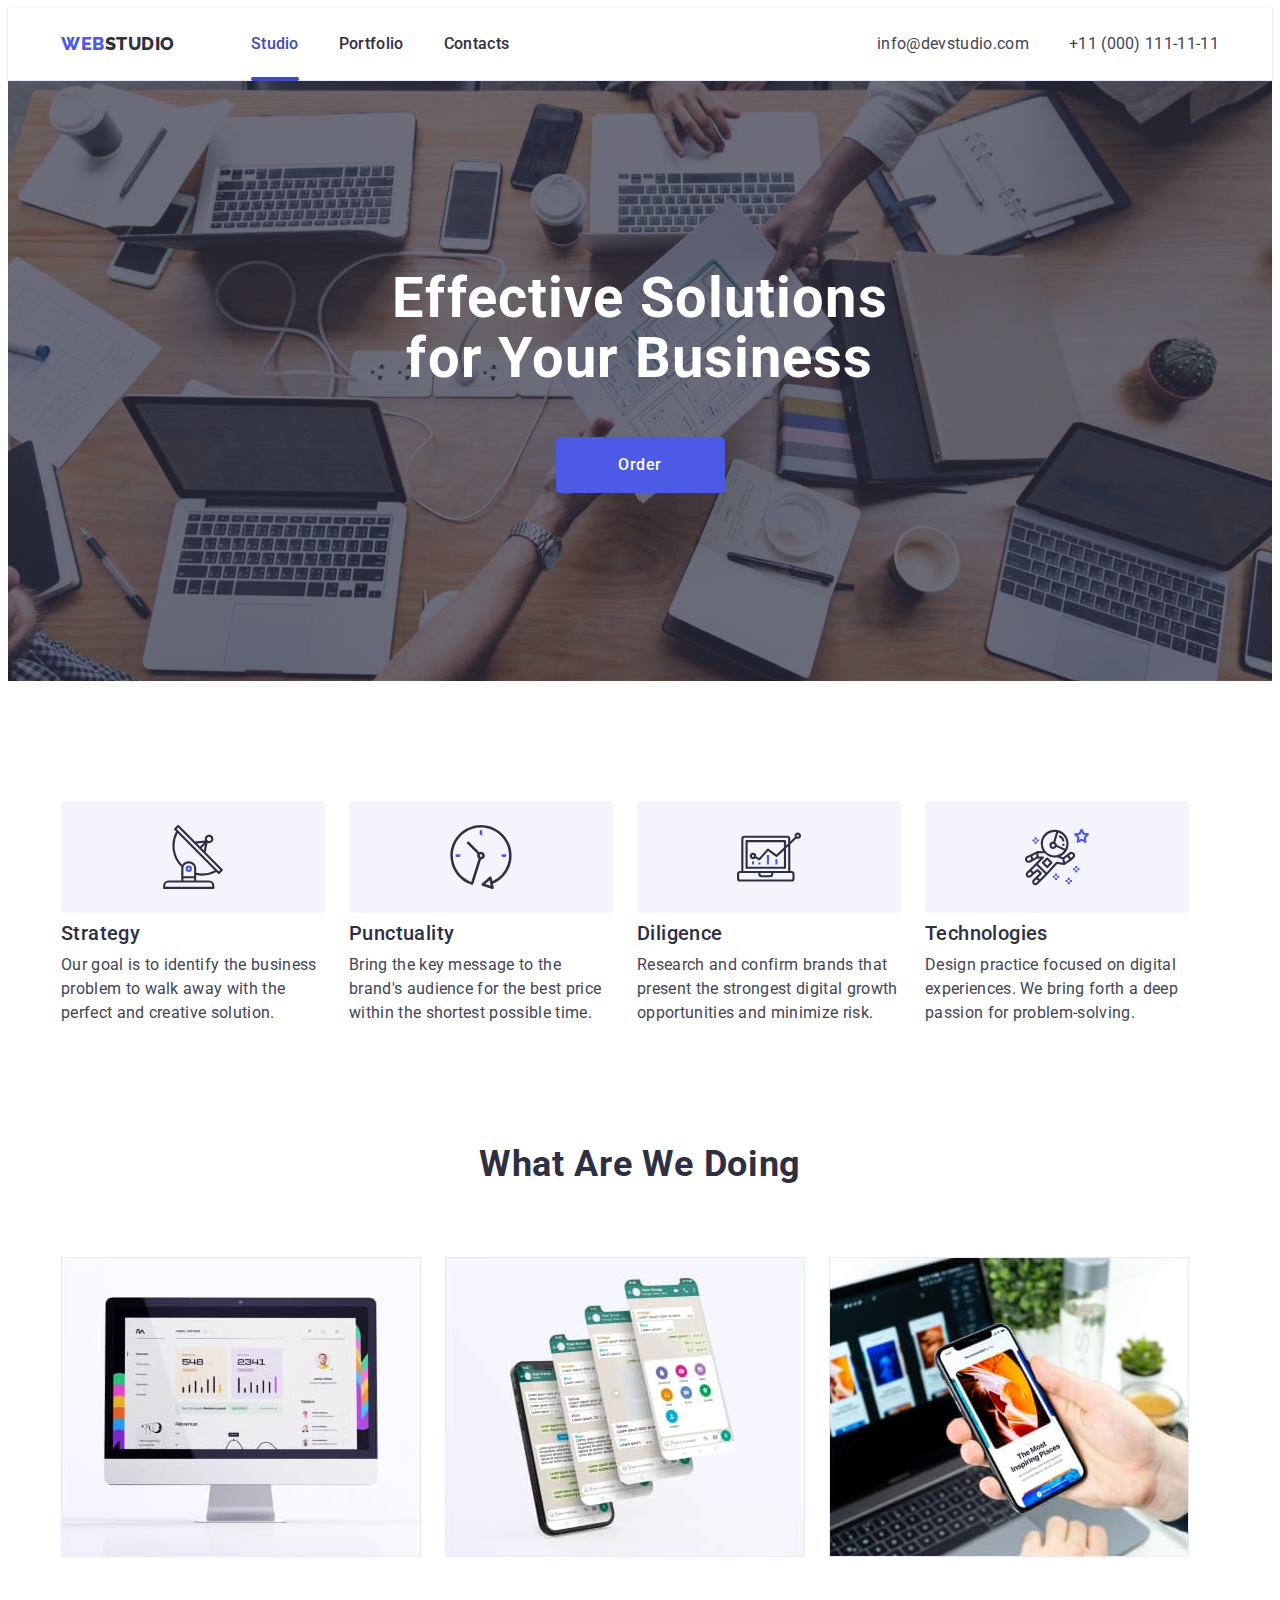
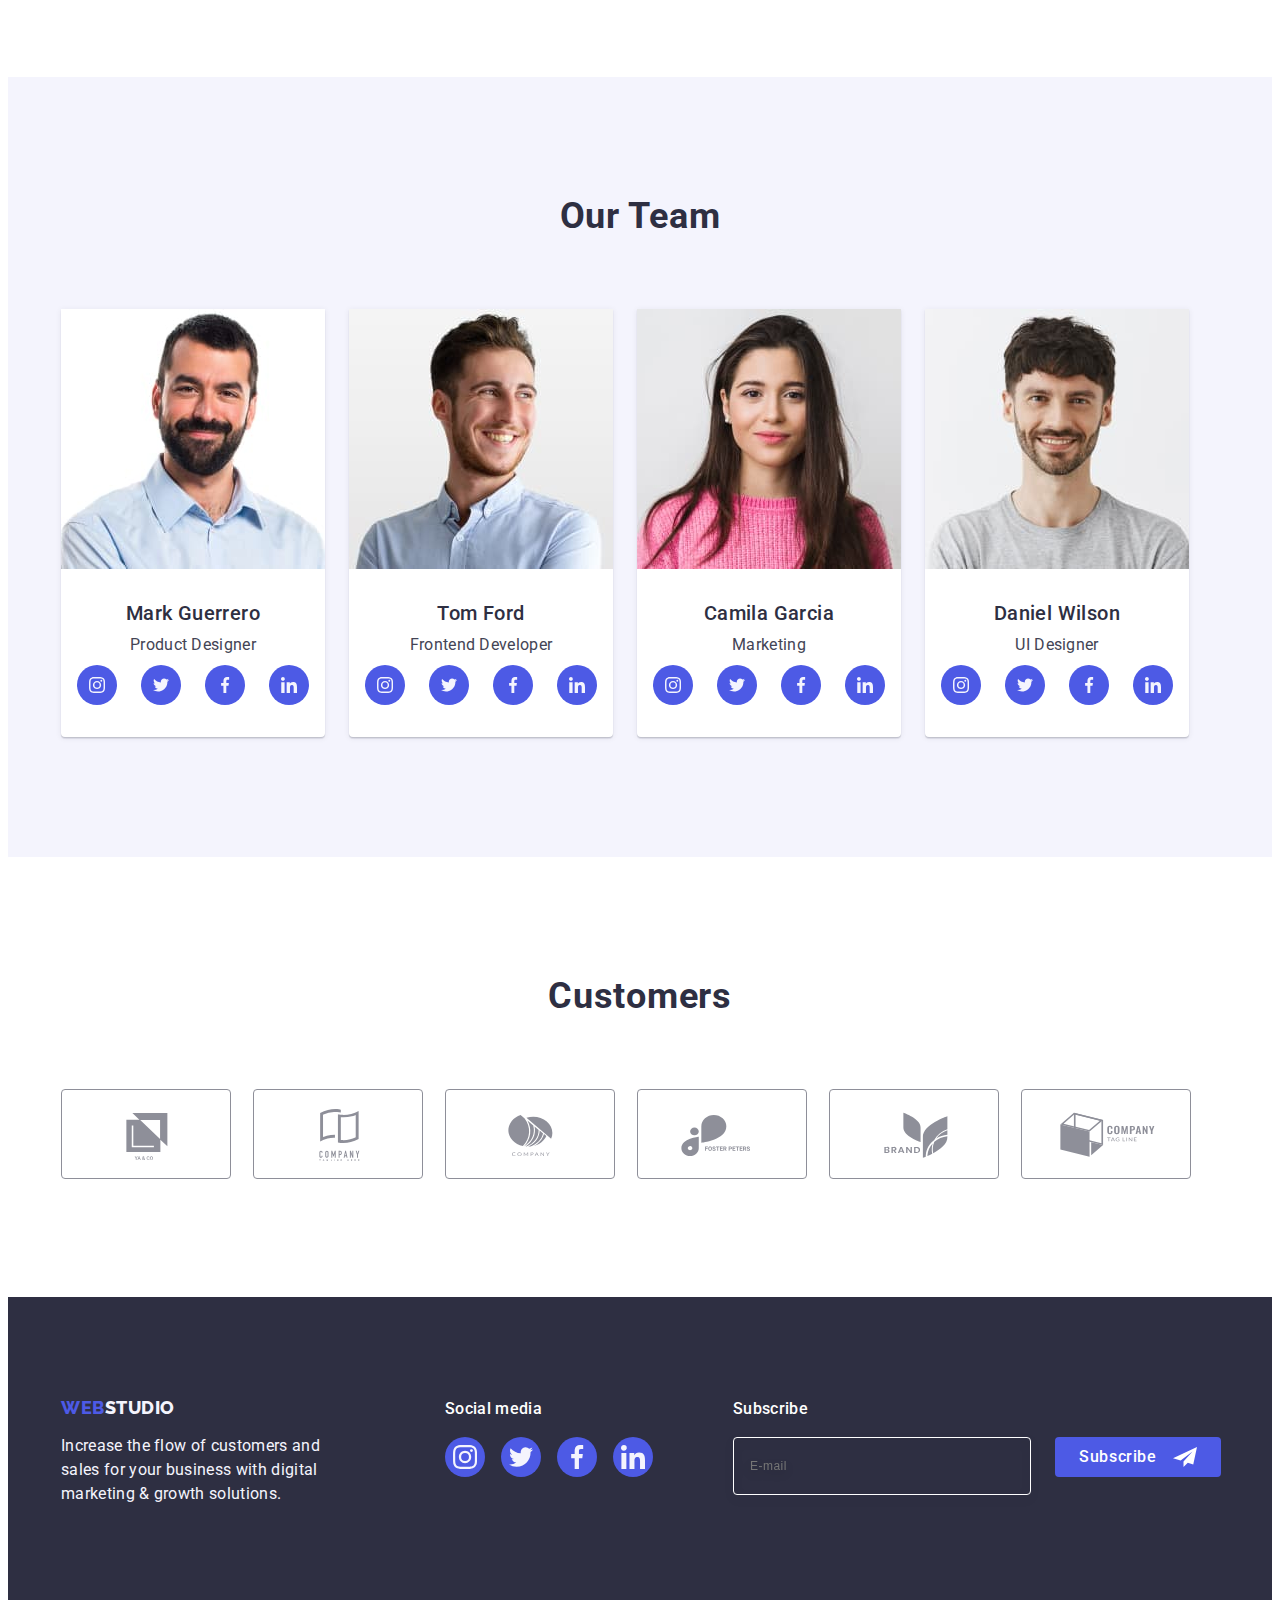
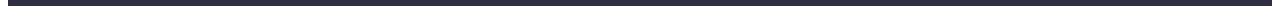
<file: index.html>
<!DOCTYPE html>
<html lang="en">
  <head>
    <meta charset="UTF-8" />
    <meta http-equiv="X-UA-Compatible" content="IE=edge" />
    <meta name="viewport" content="width=device-width, initial-scale=1.0" />
    <title>Main Page</title>
    <link rel="preconnect" href="https://fonts.googleapis.com" />
    <link rel="preconnect" href="https://fonts.gstatic.com" crossorigin />
    <link
      href="https://fonts.googleapis.com/css2?family=Raleway:wght@800&family=Roboto:wght@400;500;700;900&display=swap"
      rel="stylesheet"
    />
    <link
      rel="stylesheet"
      href="https://cdnjs.cloudflare.com/ajax/libs/modern-normalize/2.0.0/modern-normalize.min.css"
      integrity="sha512-4xo8blKMVCiXpTaLzQSLSw3KFOVPWhm/TRtuPVc4WG6kUgjH6J03IBuG7JZPkcWMxJ5huwaBpOpnwYElP/m6wg=="
      crossorigin="anonymous"
      referrerpolicy="no-referrer"
    />
    <link rel="stylesheet" href="./css/styles.css" />
  </head>
  <body>
    <!-----HEADER----->

    <header class="header">
      <div class="container header-container">
        <nav class="header-nav">
          <a class="logo-link-header link" href="./index.html"
            >WEB<span class="logo-part">Studio</span>
          </a>
          <ul class="menu list">
            <li class="menu-item">
              <a class="menu-link link current" href="./index.html">Studio</a>
            </li>
            <li class="menu-item">
              <a class="menu-link link" href="./portfolio.html">Portfolio</a>
            </li>
            <li class="menu-item">
              <a class="menu-link link" href="">Contacts</a>
            </li>
          </ul>
        </nav>
        <address class="header-address">
          <ul class="header-address-list list">
            <li class="header-address-item">
              <a
                class="header-address-link link"
                href="mailto:info@devstudio.com"
                >info@devstudio.com</a
              >
            </li>
            <li class="header-address-item">
              <a class="header-address-link link" href="tel:+110001111111"
                >+11 (000) 111-11-11</a
              >
            </li>
          </ul>
        </address>
      </div>
    </header>

    <!-----MAIN----->

    <main>
      <!-----HERO----->

      <section class="hero">
        <div class="container">
          <h1 class="hero-title">Effective Solutions for Your Business</h1>
          <button type="button" class="hero-btn" data-modal-open>Order</button>
        </div>
      </section>

      <!-----ADVANTAGE----->

      <section class="advantage">
        <div class="container">
          <h2 class="advantage-title visually-hidden">Advantage</h2>
          <ul class="advantage-list list">
            <li class="advantage-item">
              <div class="advantage-icon">
                <svg class="team-soc-icon" width="64" height="64">
                  <use href="./images/icons.svg#icon-antenna"></use>
                </svg>
              </div>
              <h3 class="advantage-item-title">Strategy</h3>
              <p class="advantage-item-text">
                Our goal is to identify the business problem to walk away with
                the perfect and creative solution.
              </p>
            </li>
            <li class="advantage-item">
              <div class="advantage-icon">
                <svg class="team-soc-icon" width="64" height="64">
                  <use href="./images/icons.svg#icon-clock"></use>
                </svg>
              </div>
              <h3 class="advantage-item-title">Punctuality</h3>
              <p class="advantage-item-text">
                Bring the key message to the brand's audience for the best price
                within the shortest possible time.
              </p>
            </li>
            <li class="advantage-item">
              <div class="advantage-icon">
                <svg class="team-soc-icon" width="64" height="64">
                  <use href="./images/icons.svg#icon-diagram"></use>
                </svg>
              </div>
              <h3 class="advantage-item-title">Diligence</h3>
              <p class="advantage-item-text">
                Research and confirm brands that present the strongest digital
                growth opportunities and minimize risk.
              </p>
            </li>
            <li class="advantage-item">
              <div class="advantage-icon">
                <svg class="team-soc-icon" width="64" height="64">
                  <use href="./images/icons.svg#icon-astronaut"></use>
                </svg>
              </div>
              <h3 class="advantage-item-title">Technologies</h3>
              <p class="advantage-item-text">
                Design practice focused on digital experiences. We bring forth a
                deep passion for problem-solving.
              </p>
            </li>
          </ul>
        </div>
      </section>

      <!-----PRODUCT----->

      <section class="product">
        <div class="container product-container">
          <h2 class="product-title">What are we doing</h2>
          <ul class="product-list list">
            <li class="product-item">
              <img
                class="img-item"
                src="./images/imac.jpg"
                alt="imac"
                width="360"
                height="300"
              />
            </li>
            <li class="product-item">
              <img
                class="img-item"
                src="./images/iphone.jpg"
                alt="iphone"
                width="360"
                height="300"
              />
            </li>
            <li class="product-item">
              <img
                class="img-item"
                src="./images/macbook.jpg"
                alt="macbook"
                width="360"
                height="300"
              />
            </li>
          </ul>
        </div>
      </section>

      <!-----OUR TEAM----->

      <section class="our-team">
        <div class="container">
          <h2 class="team">Our Team</h2>

          <ul class="team-list list">
            <li class="team-item">
              <img
                class="img-item"
                src="./images/mark.jpg"
                alt="mark_Product Designer"
                width="264"
                height="260"
              />
              <div class="card-content">
                <h3 class="team-item-title">Mark Guerrero</h3>
                <p class="team-item-text">Product Designer</p>
                <ul class="team-soc-list list">
                  <li class="team-soc-item">
                    <a
                      href=""
                      class="team-soc-link link"
                      target="_blank"
                      rel="noopener noreferrer"
                    >
                      <svg class="team-soc-icon" width="16" height="16">
                        <use href="./images/icons.svg#icon-instagram"></use>
                      </svg>
                    </a>
                  </li>
                  <li class="team-soc-item">
                    <a
                      href=""
                      target="_blank"
                      rel="noopener noreferrer"
                      class="team-soc-link link"
                    >
                      <svg class="team-soc-icon" width="16" height="16">
                        <use href="./images/icons.svg#icon-twitter"></use>
                      </svg>
                    </a>
                  </li>
                  <li class="team-soc-item">
                    <a
                      href=""
                      target="_blank"
                      rel="noopener noreferrer"
                      class="team-soc-link link"
                    >
                      <svg class="team-soc-icon" width="16" height="16">
                        <use href="./images/icons.svg#icon-facebook"></use>
                      </svg>
                    </a>
                  </li>
                  <li class="team-soc-item">
                    <a
                      href=""
                      target="_blank"
                      rel="noopener noreferrer"
                      class="team-soc-link link"
                    >
                      <svg class="team-soc-icon" width="16" height="16">
                        <use href="./images/icons.svg#icon-linkedin"></use>
                      </svg>
                    </a>
                  </li>
                </ul>
              </div>
            </li>
            <li class="team-item">
              <img
                class="img-item"
                src="./images/tom.jpg"
                alt="tom_Frontend Developer"
                width="264"
                height="260"
              />
              <div class="card-content">
                <h3 class="team-item-title">Tom Ford</h3>
                <p class="team-item-text">Frontend Developer</p>
                <ul class="team-soc-list list">
                  <li class="team-soc-item">
                    <a
                      href=""
                      class="team-soc-link link"
                      target="_blank"
                      rel="noopener noreferrer"
                    >
                      <svg class="team-soc-icon" width="16" height="16">
                        <use href="./images/icons.svg#icon-instagram"></use>
                      </svg>
                    </a>
                  </li>
                  <li class="team-soc-item">
                    <a
                      href=""
                      target="_blank"
                      rel="noopener noreferrer"
                      class="team-soc-link link"
                      ><svg class="team-soc-icon" width="16" height="16">
                        <use href="./images/icons.svg#icon-twitter"></use>
                      </svg>
                    </a>
                  </li>
                  <li class="team-soc-item">
                    <a
                      href=""
                      target="_blank"
                      rel="noopener noreferrer"
                      class="team-soc-link link"
                      ><svg class="team-soc-icon" width="16" height="16">
                        <use href="./images/icons.svg#icon-facebook"></use>
                      </svg>
                    </a>
                  </li>
                  <li class="team-soc-item">
                    <a
                      href=""
                      target="_blank"
                      rel="noopener noreferrer"
                      class="team-soc-link link"
                      ><svg class="team-soc-icon" width="16" height="16">
                        <use href="./images/icons.svg#icon-linkedin"></use>
                      </svg>
                    </a>
                  </li>
                </ul>
              </div>
            </li>
            <li class="team-item">
              <img
                class="img-item"
                src="./images/camila.jpg"
                alt="camila_Marketing"
                width="264"
                height="260"
              />
              <div class="card-content">
                <h3 class="team-item-title">Camila Garcia</h3>
                <p class="team-item-text">Marketing</p>
                <ul class="team-soc-list list">
                  <li class="team-soc-item">
                    <a
                      href=""
                      class="team-soc-link link"
                      target="_blank"
                      rel="noopener noreferrer"
                    >
                      <svg class="team-soc-icon" width="16" height="16">
                        <use href="./images/icons.svg#icon-instagram"></use>
                      </svg>
                    </a>
                  </li>
                  <li class="team-soc-item">
                    <a
                      href=""
                      target="_blank"
                      rel="noopener noreferrer"
                      class="team-soc-link link"
                      ><svg class="team-soc-icon" width="16" height="16">
                        <use href="./images/icons.svg#icon-twitter"></use>
                      </svg>
                    </a>
                  </li>
                  <li class="team-soc-item">
                    <a
                      href=""
                      target="_blank"
                      rel="noopener noreferrer"
                      class="team-soc-link link"
                      ><svg class="team-soc-icon" width="16" height="16">
                        <use href="./images/icons.svg#icon-facebook"></use>
                      </svg>
                    </a>
                  </li>
                  <li class="team-soc-item">
                    <a
                      href=""
                      target="_blank"
                      rel="noopener noreferrer"
                      class="team-soc-link link"
                      ><svg class="team-soc-icon" width="16" height="16">
                        <use href="./images/icons.svg#icon-linkedin"></use>
                      </svg>
                    </a>
                  </li>
                </ul>
              </div>
            </li>
            <li class="team-item">
              <img
                class="img-item"
                src="./images/daniel.jpg"
                alt="daniel_UI Designer"
                width="264"
                height="260"
              />
              <div class="card-content">
                <h3 class="team-item-title">Daniel Wilson</h3>
                <p class="team-item-text">UI Designer</p>
                <ul class="team-soc-list list">
                  <li class="team-soc-item">
                    <a
                      href=""
                      class="team-soc-link link"
                      target="_blank"
                      rel="noopener noreferrer"
                    >
                      <svg class="team-soc-icon" width="16" height="16">
                        <use href="./images/icons.svg#icon-instagram"></use>
                      </svg>
                    </a>
                  </li>
                  <li class="team-soc-item">
                    <a
                      href=""
                      target="_blank"
                      rel="noopener noreferrer"
                      class="team-soc-link link"
                      ><svg class="team-soc-icon" width="16" height="16">
                        <use href="./images/icons.svg#icon-twitter"></use>
                      </svg>
                    </a>
                  </li>
                  <li class="team-soc-item">
                    <a
                      href=""
                      target="_blank"
                      rel="noopener noreferrer"
                      class="team-soc-link link"
                      ><svg class="team-soc-icon" width="16" height="16">
                        <use href="./images/icons.svg#icon-facebook"></use>
                      </svg>
                    </a>
                  </li>
                  <li class="team-soc-item">
                    <a
                      href=""
                      target="_blank"
                      rel="noopener noreferrer"
                      class="team-soc-link link"
                      ><svg class="team-soc-icon" width="16" height="16">
                        <use href="./images/icons.svg#icon-linkedin"></use>
                      </svg>
                    </a>
                  </li>
                </ul>
              </div>
            </li>
          </ul>
        </div>
      </section>

      <!-----CUSTOMERS----->

      <section class="customers">
        <div class="container customers-container">
          <h2 class="customers-title">Customers</h2>
          <ul class="customers-list list">
            <li class="customers-item">
              <a
                href=""
                class="customers-link link"
                target="_blank"
                rel="noopener noreferrer"
                ><svg class="customers-icon" width="104" height="56">
                  <use href="./images/icons.svg#icon-Logo1"></use>
                </svg>
              </a>
            </li>
            <li class="customers-item">
              <a
                href=""
                class="customers-link link"
                target="_blank"
                rel="noopener noreferrer"
                ><svg class="customers-icon" width="104" height="56">
                  <use href="./images/icons.svg#icon-Logo2"></use>
                </svg>
              </a>
            </li>
            <li class="customers-item">
              <a
                href=""
                class="customers-link link"
                target="_blank"
                rel="noopener noreferrer"
                ><svg class="customers-icon" width="104" height="56">
                  <use href="./images/icons.svg#icon-Logo3"></use>
                </svg>
              </a>
            </li>
            <li class="customers-item">
              <a
                href=""
                class="customers-link link"
                target="_blank"
                rel="noopener noreferrer"
                ><svg class="customers-icon" width="104" height="56">
                  <use href="./images/icons.svg#icon-Logo4"></use>
                </svg>
              </a>
            </li>
            <li class="customers-item">
              <a
                href=""
                class="customers-link link"
                target="_blank"
                rel="noopener noreferrer"
                ><svg class="customers-icon" width="104" height="56">
                  <use href="./images/icons.svg#icon-Logo5"></use>
                </svg>
              </a>
            </li>
            <li class="customers-item">
              <a
                href=""
                class="customers-link link"
                target="_blank"
                rel="noopener noreferrer"
                ><svg class="customers-icon" width="104" height="56">
                  <use href="./images/icons.svg#icon-Logo6"></use>
                </svg>
              </a>
            </li>
          </ul>
        </div>
      </section>
    </main>

    <!-----FOOTER----->

    <footer class="footer">
      <div class="container footer-container">
        <div class="footer-logo-text">
          <a class="logo-link link" href="./index.html"
            >WEB<span class="logo-footer-part">Studio</span></a
          >
          <p class="footer-text">
            Increase the flow of customers and sales for your business with
            digital marketing & growth solutions.
          </p>
        </div>
        <div class="footer-soc-nav">
          <p class="footer-soc-title">Social media</p>
          <ul class="footer-soc-list list">
            <li class="footer-soc-item">
              <a
                href=""
                class="footer-soc-link link"
                target="_blank"
                rel="noopener noreferrer"
              >
                <svg class="footer-soc-icon" width="24" height="24">
                  <use href="./images/icons.svg#icon-instagram"></use>
                </svg>
              </a>
            </li>
            <li class="footer-soc-item">
              <a
                href=""
                class="footer-soc-link link"
                target="_blank"
                rel="noopener noreferrer"
              >
                <svg class="footer-soc-icon" width="24" height="24">
                  <use href="./images/icons.svg#icon-twitter"></use>
                </svg>
              </a>
            </li>
            <li class="footer-soc-item">
              <a
                href=""
                class="footer-soc-link link"
                target="_blank"
                rel="noopener noreferrer"
              >
                <svg class="footer-soc-icon" width="24" height="24">
                  <use href="./images/icons.svg#icon-facebook"></use>
                </svg>
              </a>
            </li>
            <li class="footer-soc-item">
              <a
                href=""
                class="footer-soc-link link"
                target="_blank"
                rel="noopener noreferrer"
              >
                <svg class="footer-soc-icon" width="24" height="24">
                  <use href="./images/icons.svg#icon-linkedin"></use>
                </svg>
              </a>
            </li>
          </ul>
        </div>
        <div class="fotter-subscribe">
          <p class="footer-subscribe-title">Subscribe</p>
          <form class="footer-subscribe-form">
            <label class="footer-subscribe-label">
              <input
                type="email"
                class="footer-subscribe-input"
                name="user-subscribe"
                placeholder="E-mail"
                required
              />
            </label>
            <button type="submit" class="footer-subscribe-btn">
              Subscribe
              <svg class="footer-subscribe-icon" width="24" height="24">
                <use href="./images/icons.svg#subscribe-icon"></use>
              </svg>
            </button>
          </form>
        </div>
      </div>
    </footer>
    <div class="backdrop is-hidden" data-modal>
      <div class="modal">
        <button type="button" class="modal-close-btn" data-modal-close>
          <svg class="modal-close-icon" width="8" height="8">
            <use href="./images/icons.svg#icon-close-black"></use>
          </svg>
        </button>
        <p class="modal-text">Leave your contacts and we will call you back</p>
        <form class="modal-form">
          <div class="modal-input-field">
            <label for="user-name" class="modal-input-label">Name</label>
            <div class="input-field">
              <input
                type="text"
                name="user-name"
                id="user-name"
                class="modal-input"
                minlength="2"
              />
              <svg class="modal-input-icon" width="18" height="24">
                <use href="./images/icons.svg#person-icon"></use>
              </svg>
            </div>
          </div>
          <div class="modal-input-field">
            <label for="user-phone" class="modal-input-label">Phone</label>
            <div class="input-field">
              <input
                type="text"
                name="user-phone"
                id="user-phone"
                class="modal-input"
              />
              <svg class="modal-input-icon" width="18" height="24">
                <use href="./images/icons.svg#phone-icon"></use>
              </svg>
            </div>
          </div>
          <div class="modal-input-field">
            <label for="user-email" class="modal-input-label">Email</label>
            <div class="input-field">
              <input
                type="text"
                name="user-email"
                id="user-email"
                class="modal-input"
              />
              <svg class="modal-input-icon" width="18" height="24">
                <use href="./images/icons.svg#email-icon"></use>
              </svg>
            </div>
          </div>
          <div class="comment-input-field">
            <label for="user-comment" class="modal-input-label">Comment</label>
            <textarea
              name="user-comment"
              id="user-comment"
              placeholder="Text input"
              class="modal-comment"
            ></textarea>
          </div>
          <div class="checkbox-field">
            <input
              type="checkbox"
              name="user-privacy"
              value="true"
              id="user-privacy"
              class="privacy-check visually-hidden"
            />
            <label for="user-privacy" class="checkbox-label">
              <span class="fake-checkbox">
                <svg class="check-icon" width="10" height="8">
                  <use href="./images/icons.svg#icon-checkbox"></use>
                </svg> </span
              >I accept the terms and conditions of the
              <a class="privacy-link" href="">Privacy Policy</a>
            </label>
          </div>
          <button type="submit" class="btn-send">Send</button>
        </form>
      </div>
    </div>
    <script src="./js/modal.js"></script>
  </body>
</html>
</file>
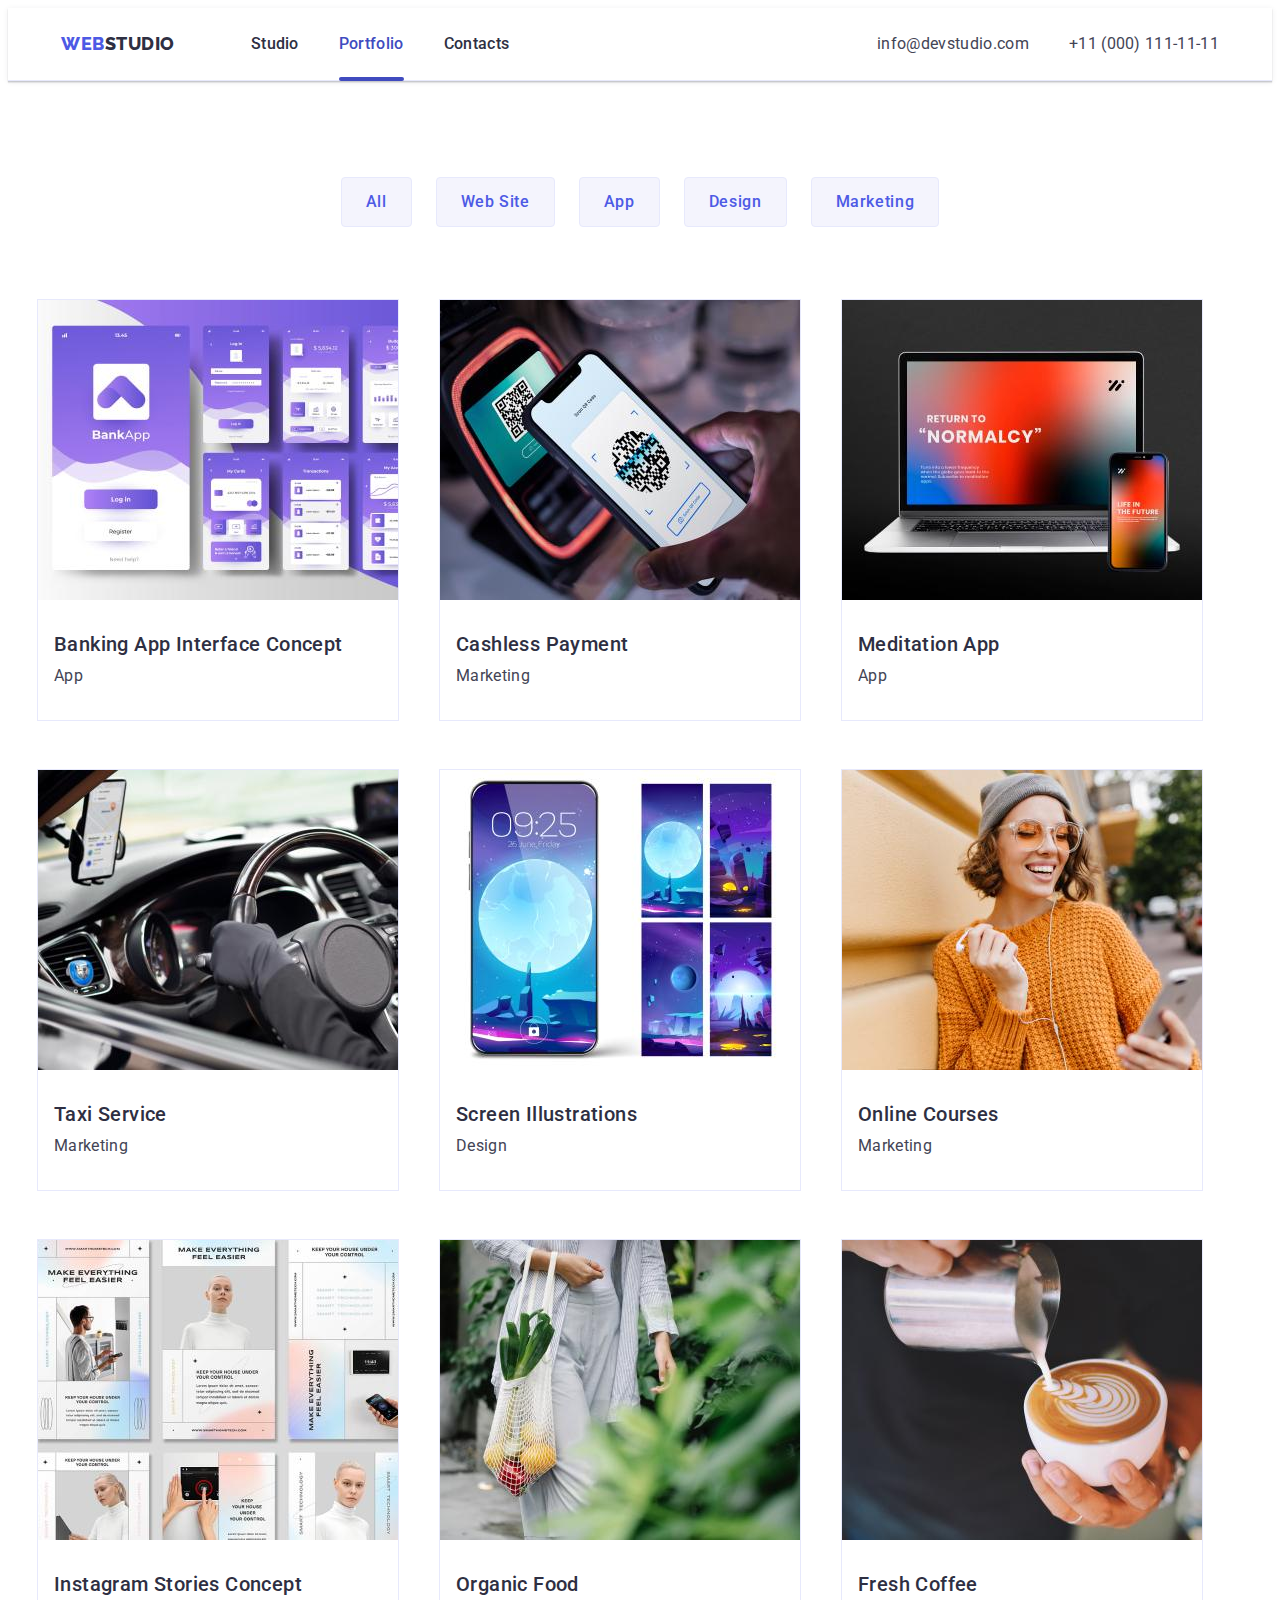
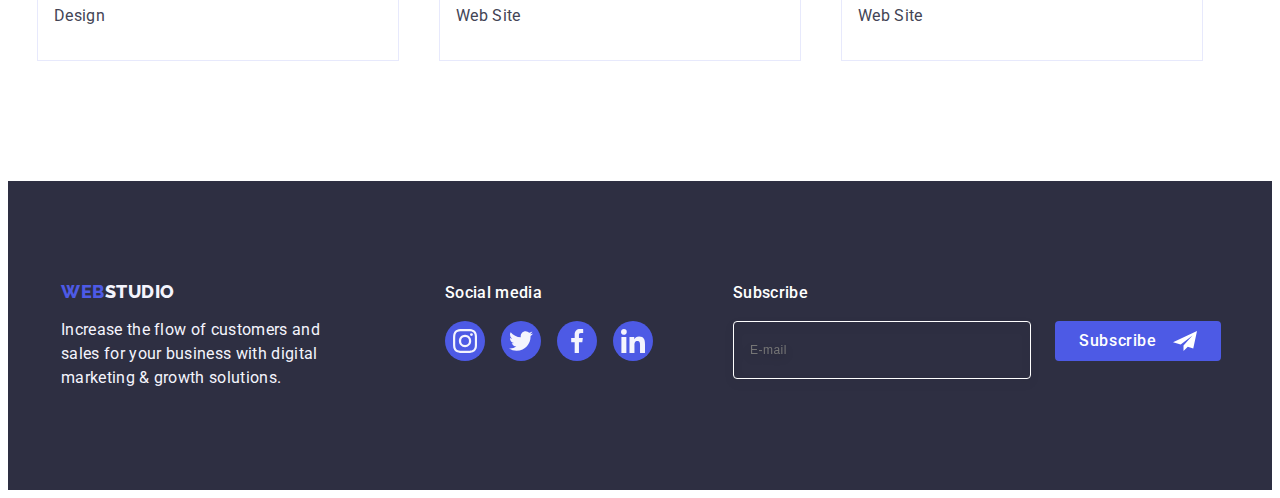
<file: portfolio.html>
<!DOCTYPE html>
<html lang="en">
  <head>
    <meta charset="UTF-8" />
    <meta http-equiv="X-UA-Compatible" content="IE=edge" />
    <meta name="viewport" content="width=device-width, initial-scale=1.0" />
    <title>Main Page</title>
    <link rel="preconnect" href="https://fonts.googleapis.com" />
    <link rel="preconnect" href="https://fonts.gstatic.com" crossorigin />
    <link
      href="https://fonts.googleapis.com/css2?family=Raleway:wght@800&family=Roboto:wght@400;500;700;900&display=swap"
      rel="stylesheet"
    />
    <link
      rel="stylesheet"
      href="https://cdnjs.cloudflare.com/ajax/libs/modern-normalize/2.0.0/modern-normalize.min.css"
      integrity="sha512-4xo8blKMVCiXpTaLzQSLSw3KFOVPWhm/TRtuPVc4WG6kUgjH6J03IBuG7JZPkcWMxJ5huwaBpOpnwYElP/m6wg=="
      crossorigin="anonymous"
      referrerpolicy="no-referrer"
    />
    <link rel="stylesheet" href="./css/styles.css" />
  </head>
  <body>
    <!-----HEADER----->

    <header class="header">
      <div class="container header-container">
        <nav class="header-nav">
          <a class="logo-link-header link" href="./index.html"
            >WEB<span class="logo-part">Studio</span></a
          >

          <ul class="menu list">
            <li class="menu-item">
              <a class="menu-link link" href="./index.html">Studio</a>
            </li>
            <li class="menu-item">
              <a class="menu-link link current" href="./portfolio.html"
                >Portfolio</a
              >
            </li>
            <li class="menu-item">
              <a class="menu-link link" href="">Contacts</a>
            </li>
          </ul>
        </nav>
        <address class="header-address">
          <ul class="header-address-list list">
            <li class="header-address-item">
              <a
                class="header-address-link link"
                href="mailto:info@devstudio.com"
                >info@devstudio.com</a
              >
            </li>
            <li class="header-address-item">
              <a class="header-address-link link" href="tel:+110001111111"
                >+11 (000) 111-11-11</a
              >
            </li>
          </ul>
        </address>
      </div>
    </header>

    <!-----MAIN----->

    <main>
      <!-----EXAMPLES----->

      <section class="examples">
        <div class="container">
          <h1 class="examples-title visually-hidden">Examples</h1>
          <ul class="examples-nav-list list">
            <li class="examples-nav-item">
              <button class="examples-nav-btn" type="button">All</button>
            </li>
            <li class="examples-nav-item">
              <button class="examples-nav-btn" type="button">Web Site</button>
            </li>
            <li class="examples-nav-item">
              <button class="examples-nav-btn" type="button">App</button>
            </li>
            <li class="examples-nav-item">
              <button class="examples-nav-btn" type="button">Design</button>
            </li>
            <li class="examples-nav-item">
              <button class="examples-nav-btn" type="button">Marketing</button>
            </li>
          </ul>

          <ul class="examples-list list">
            <li class="examples-item">
              <a class="examples-link link" href=""
                ><div class="examples-overlay">
                  <img
                    src="./images/portfolio_img1.jpg"
                    alt="Banking App"
                    width="360"
                    height="300"
                  />
                  <p class="examples-overlay-text">
                    14 Stylish and User-Friendly App Design Concepts · Task
                    Manager App · Calorie Tracker App · Exotic Fruit Ecommerce
                    App · Cloud Storage App
                  </p>
                </div>
                <div class="examples-text-content">
                  <h2 class="examples-item-title">
                    Banking App Interface Concept
                  </h2>
                  <p class="examples-item-text">App</p>
                </div>
              </a>
            </li>
            <li class="examples-item">
              <a class="examples-link link" href=""
                ><div class="examples-overlay">
                  <img
                    src="./images/portfolio_img2.jpg"
                    alt="Cashless Payment"
                    width="360"
                    height="300"
                  />
                  <p class="examples-overlay-text">
                    14 Stylish and User-Friendly App Design Concepts · Task
                    Manager App · Calorie Tracker App · Exotic Fruit Ecommerce
                    App · Cloud Storage App
                  </p>
                </div>
                <div class="examples-text-content">
                  <h2 class="examples-item-title">Cashless Payment</h2>
                  <p class="examples-item-text">Marketing</p>
                </div></a
              >
            </li>
            <li class="examples-item">
              <a class="examples-link link" href=""
                ><div class="examples-overlay">
                  <img
                    src="./images/portfolio_img3.jpg"
                    alt="Meditation App"
                    width="360"
                    height="300"
                  />
                  <p class="examples-overlay-text">
                    14 Stylish and User-Friendly App Design Concepts · Task
                    Manager App · Calorie Tracker App · Exotic Fruit Ecommerce
                    App · Cloud Storage App
                  </p>
                </div>
                <div class="examples-text-content">
                  <h2 class="examples-item-title">Meditation App</h2>
                  <p class="examples-item-text">App</p>
                </div></a
              >
            </li>
            <li class="examples-item">
              <a class="examples-link link" href=""
                ><div class="examples-overlay">
                  <img
                    src="./images/portfolio_img4.jpg"
                    alt="Taxi Service"
                    width="360"
                    height="300"
                  />
                  <p class="examples-overlay-text">
                    14 Stylish and User-Friendly App Design Concepts · Task
                    Manager App · Calorie Tracker App · Exotic Fruit Ecommerce
                    App · Cloud Storage App
                  </p>
                </div>
                <div class="examples-text-content">
                  <h2 class="examples-item-title">Taxi Service</h2>
                  <p class="examples-item-text">Marketing</p>
                </div></a
              >
            </li>
            <li class="examples-item">
              <a class="examples-link link" href=""
                ><div class="examples-overlay">
                  <img
                    src="./images/portfolio_img5.jpg"
                    alt="Screen Illustrations"
                    width="360"
                    height="300"
                  />
                  <p class="examples-overlay-text">
                    14 Stylish and User-Friendly App Design Concepts · Task
                    Manager App · Calorie Tracker App · Exotic Fruit Ecommerce
                    App · Cloud Storage App
                  </p>
                </div>
                <div class="examples-text-content">
                  <h2 class="examples-item-title">Screen Illustrations</h2>
                  <p class="examples-item-text">Design</p>
                </div></a
              >
            </li>
            <li class="examples-item">
              <a class="examples-link link" href=""
                ><div class="examples-overlay">
                  <img
                    src="./images/portfolio_img6.jpg"
                    alt="Online Courses"
                    width="360"
                    height="300"
                  />
                  <p class="examples-overlay-text">
                    14 Stylish and User-Friendly App Design Concepts · Task
                    Manager App · Calorie Tracker App · Exotic Fruit Ecommerce
                    App · Cloud Storage App
                  </p>
                </div>
                <div class="examples-text-content">
                  <h2 class="examples-item-title">Online Courses</h2>
                  <p class="examples-item-text">Marketing</p>
                </div></a
              >
            </li>
            <li class="examples-item">
              <a class="examples-link link" href=""
                ><div class="examples-overlay">
                  <img
                    src="./images/portfolio_img7.jpg"
                    alt="Instagram Stories"
                    width="360"
                    height="300"
                  />
                  <p class="examples-overlay-text">
                    14 Stylish and User-Friendly App Design Concepts · Task
                    Manager App · Calorie Tracker App · Exotic Fruit Ecommerce
                    App · Cloud Storage App
                  </p>
                </div>
                <div class="examples-text-content">
                  <h2 class="examples-item-title">Instagram Stories Concept</h2>
                  <p class="examples-item-text">Design</p>
                </div></a
              >
            </li>
            <li class="examples-item">
              <a class="examples-link link" href=""
                ><div class="examples-overlay">
                  <img
                    src="./images/portfolio_img8.jpg"
                    alt="Organic Food"
                    width="360"
                    height="300"
                  />
                  <p class="examples-overlay-text">
                    14 Stylish and User-Friendly App Design Concepts · Task
                    Manager App · Calorie Tracker App · Exotic Fruit Ecommerce
                    App · Cloud Storage App
                  </p>
                </div>
                <div class="examples-text-content">
                  <h2 class="examples-item-title">Organic Food</h2>
                  <p class="examples-item-text">Web Site</p>
                </div></a
              >
            </li>
            <li class="examples-item">
              <a class="examples-link link" href=""
                ><div class="examples-overlay">
                  <img
                    src="./images/portfolio_img9.jpg"
                    alt="Fresh Coffee"
                    width="360"
                    height="300"
                  />
                  <p class="examples-overlay-text">
                    14 Stylish and User-Friendly App Design Concepts · Task
                    Manager App · Calorie Tracker App · Exotic Fruit Ecommerce
                    App · Cloud Storage App
                  </p>
                </div>

                <div class="examples-text-content">
                  <h2 class="examples-item-title">Fresh Coffee</h2>
                  <p class="examples-item-text">Web Site</p>
                </div></a
              >
            </li>
          </ul>
        </div>
      </section>
    </main>

    <!-----FOOTER----->

    <footer class="footer">
      <div class="container footer-container">
        <div class="footer-logo-text">
          <a class="logo-link link" href="./index.html"
            >WEB<span class="logo-footer-part">Studio</span></a
          >
          <p class="footer-text">
            Increase the flow of customers and sales for your business with
            digital marketing & growth solutions.
          </p>
        </div>
        <div class="footer-soc-nav">
          <p class="footer-soc-title">Social media</p>
          <ul class="footer-soc-list list">
            <li class="footer-soc-item">
              <a
                href=""
                class="footer-soc-link link"
                target="_blank"
                rel="noopener noreferrer"
              >
                <svg class="footer-soc-icon" width="24" height="24">
                  <use href="./images/icons.svg#icon-instagram"></use>
                </svg>
              </a>
            </li>
            <li class="footer-soc-item">
              <a
                href=""
                class="footer-soc-link link"
                target="_blank"
                rel="noopener noreferrer"
              >
                <svg class="footer-soc-icon" width="24" height="24">
                  <use href="./images/icons.svg#icon-twitter"></use>
                </svg>
              </a>
            </li>
            <li class="footer-soc-item">
              <a
                href=""
                class="footer-soc-link link"
                target="_blank"
                rel="noopener noreferrer"
              >
                <svg class="footer-soc-icon" width="24" height="24">
                  <use href="./images/icons.svg#icon-facebook"></use>
                </svg>
              </a>
            </li>
            <li class="footer-soc-item">
              <a
                href=""
                class="footer-soc-link link"
                target="_blank"
                rel="noopener noreferrer"
              >
                <svg class="footer-soc-icon" width="24" height="24">
                  <use href="./images/icons.svg#icon-linkedin"></use>
                </svg>
              </a>
            </li>
          </ul>
        </div>
        <div class="fotter-subscribe">
          <p class="footer-subscribe-title">Subscribe</p>
          <form class="footer-subscribe-form">
            <label class="footer-subscribe-label">
              <input
                type="email"
                class="footer-subscribe-input"
                name="user-subscribe"
                placeholder="E-mail"
                required
              />
            </label>
            <button type="submit" class="footer-subscribe-btn">
              Subscribe
              <svg class="footer-subscribe-icon" width="24" height="24">
                <use href="./images/icons.svg#subscribe-icon"></use>
              </svg>
            </button>
          </form>
        </div>
      </div>
    </footer>
  </body>
</html>
</file>
<file: css/styles.css>
:root { 
    --white-background-color: #FFFFFF;
    --white-color: #FFFFFF;
    --title-color: #2E2F42;
    --text-color: #434455;
    --button-background: #F4F4FD;
    --link-hover-color: #404bbf;
    --card-set-gap: 24px;
    --card-img-h2-margin: 32px;
    --card-h2-p-margin: 8px;
    --examples-text-content-padding: 32px 16px;
    --btn-border: 1px solid #e7e9fc;
    --btn-border-hover: 1px solid transparent;
    --icon-color: #8E8F99;
    --transition-hover-timing: 250ms cubic-bezier(0.4, 0, 0.2, 1);
    --helper-text-color: #8E8F99;
    --link-color: #4d5ae5;
} 

body {
    font-family: 'Roboto', sans-serif;
    color: var(--text-color);
    background-color: var(--white-color);
}

p, h1, h2, h3, h4, h5, h6 {
    margin: 0;
}

ul, ol {
    margin: 0;
    padding: 0;
}

.list {
    list-style: none;
}

.link {
    text-decoration: none;
}

.container {
    max-width: 1158px;
    padding: 0 15px;
    margin: 0 auto;
}

.visually-hidden {
    position: absolute;
    width: 1px;
    height: 1px;
    margin: -1px;
    border: 0;
    padding: 0;
    white-space: nowrap;
    clip-path: inset(100%);
    clip: rect(0 0 0 0);
    overflow: hidden;
}

img {
    display: block;
    max-width: 100%; 
    height: auto;
}

/*-----HEADER-----*/

.header {
    background-color: #FFFFFF;
    border-bottom: 1px solid #E7E9FC;
    box-shadow: 0px 2px 1px rgba(46, 47, 66, 0.08), 0px 1px 1px rgba(46, 47, 66, 0.16), 0px 1px 6px rgba(46, 47, 66, 0.08);
}

.header-container{
    display: flex;
}

.header-nav {
    display: flex;
    align-items: center;   
}

.logo-link-header {
    font-family: 'Raleway', sans-serif;
    font-style: normal;
    font-weight: 800;
    font-size: 18px;
    line-height: 1.17; 
    display: flex;
    flex-direction: row;
    align-items: center;
    padding: 0px;
    display: inline-block;
    letter-spacing: 0.03em;
    text-transform: uppercase;
    color: #4D5AE5;
    margin-right: 76px;
    padding: 0px;
    transition: color var(--transition-hover-timing);
}

.logo-part {
    font-family: 'Raleway', sans-serif;
    font-style: normal;
    font-weight: 800;
    font-size: 18px;
    line-height: 1.17;
    letter-spacing: 0.03em;
    text-transform: uppercase;
    color: #2E2F42;
}

.menu {
    display: flex;
    gap: 40px;
}

.menu-link {
    font-weight: 500;
    font-size: 16px;
    line-height: 1.5;
    letter-spacing: 0.02em;
    color: #2E2F42;
    display: block;
    padding: 24px 0;
    position: relative;
    transition: color var(--transition-hover-timing);
}


.menu-link.current::after {
    content: "";
    position: absolute;
    width: 100%;
    height: 4px;
    left: 0;
    bottom: 0;
    background: #404BBF;
    border-radius: 2px;
    transition: var(--transition-hover-timing);
    bottom: -1px;
}

.menu-link:hover,
.menu-link:focus,
.menu-link.current {
    color: var(--link-hover-color);
}

.header-address {
    font-style: normal;
    display: flex;
    align-items: center;
    margin-left: auto;
}

.header-address-list {
    display: flex;
    gap: 40px;
}

.header-address-link {
    font-weight: 400;
    font-size: 16px;
    line-height: 1.5;
    letter-spacing: 0.02em;
    color: #434455;
    transition-duration: 250ms;
    transition: color var(--transition-hover-timing)
}

.header-address-link:hover,
.header-address-link:focus {
    color: var(--link-hover-color);
}

/*-----HERO-----*/

.hero {
    background-color: rgba(46, 47, 66, 0.7);
    background-image: linear-gradient(rgba(46, 47, 66, 0.7), rgba(46, 47, 66, 0.7)), url(../images/hero_bg.jpg);
    max-width: 1440px;
    background-repeat: no-repeat;
    background-position: center;
    background-size: cover;
    padding: 188px 0;  
}

.hero-title {
    font-size: 56px;
    line-height: 1.07;
    text-align: center;
    letter-spacing: 0.02em;
    color: #FFFFFF;
    max-width: 496px;
    margin-left: auto;
    margin-right: auto;
    margin-bottom: 48px;
}

.hero-btn {
    font-family: inherit;
    font-weight: 500;
    font-size: 16px;
    line-height: 1.5;
    min-width: 169px;
    height: 56px;
    border: none;
    display: block;
    align-items: center;
    letter-spacing: 0.04em;
    color: #FFFFFF;
    background-color: #4D5AE5;
    padding: 16px 32px;
    gap: 10px;
    border-radius: 4px;
    cursor: pointer;
    margin: 0 auto;
    transition: background-color var(--transition-hover-timing)
}

.hero-btn:hover,
.hero-btn:focus{
    background-color: var(--link-hover-color);
}

/*-----ADVANTAGE-----*/

.advantage {
    padding: 120px 0;
}

.advantage-list {
    display: flex;
    flex-direction: row;
    gap: 24px;
    max-width: 1128px;
}

.advantage-icon {
    width: 264px;
    height: 112px;
    margin-bottom: 8px;
    background: #F4F4FD;
    border-radius: 4px;
    display: flex;
    align-items: center;
    justify-content: center;
}

.advantage-item-title {
    font-weight: 500;
    font-size: 20px;
    line-height: 1.2;
    letter-spacing: 0.02em;
    color: var(--title-color);
    margin-bottom: 8px;
}

.advantage-item-text {
    font-size: 16px;
    line-height: 1.5;
    letter-spacing: 0.02em;
    color: var(--text-color);
    max-width: 264px;
}

/*-----PRODUCT-----*/


.product {
    padding-bottom: 120px;
}

.product-title {
    font-size: 36px;
    line-height: 1.11;
    text-align: center;
    letter-spacing: 0.02em;
    text-transform: capitalize;
    color: var(--title-color);
    margin-bottom: 72px;
}

.product-list {
    display: flex;
    flex-direction: row;
    width: calc((1128-2*24)/3);
    gap: 24px;
}

/*-----OUR TEAM-----*/

.our-team {
    background-color: #F4F4FD;
    padding: 120px 0;
}

.team {
    font-size: 36px;
    line-height: 1.11;
    text-align: center;
    letter-spacing: 0.02em;
    text-transform: capitalize;
    color: var(--title-color);
    margin-bottom: 72px;
}

.team-list {
    display: flex;
    flex-direction: row;
    gap: 24px;
}

.team-item {
    background-color: #FFFFFF;
    border-radius: 0px 0px 4px 4px;
    box-shadow: 0px 1px 6px rgba(46, 47, 66, 0.08), 0px 1px 1px rgba(46, 47, 66, 0.16), 0px 2px 1px rgba(46, 47, 66, 0.08);
}

.under-img-content{
    padding-top: 32px;
    padding-bottom: 32px;
}

.team-item-title {
    font-weight: 500;
    font-size: 20px;
    line-height: 1.2;
    text-align: center;
    letter-spacing: 0.02em;
    color: var(--title-color);
    margin-bottom: var(--card-h2-p-margin);
}

.team-item-text {
    font-size: 16px;
    line-height: 1.5;
    text-align: center;
    letter-spacing: 0.02em;
    color: var(--text-color);
    margin-bottom: 8px;
}

.card-content {
    padding: var(--examples-text-content-padding);
}

.team-soc-list {
    display: flex;
    flex-direction: row;
    justify-content: center;
    align-items: center;
    padding: 0px;
    gap: 24px;
    width: 232px;
    height: 40px;
    flex: none;
    order: 2;
flex-grow: 0;
}

.team-soc-item {
    width: 40px;
    height: 40px;
}

.team-soc-link {
    width: 100%;
    height: 100%;
    background-color: #4D5AE5;
    border-radius: 50%;
    display: flex;
    align-items: center;
    justify-content: center;
    transition: background-color var(--transition-hover-timing);
}

.team-soc-link:hover,
.team-soc-link:focus {
    background-color: var(--link-hover-color);
}

.team-soc-icon {
    fill: var(--button-background);
}

/*-----CUSTOMERS-----*/

.customers {
    padding: 120px 0;
}

.customers-title{
    font-size: 36px;
    line-height: 1.11;
    text-align: center;
    letter-spacing: 0.02em;
    text-transform: capitalize;
    color: #2E2F42;
    margin-bottom: 72px;
}

.customers-list {
    display: flex;
    flex-direction: row;
    align-items: flex-start;
    padding: 0px;
    gap: 24px;
}

.customers-item{
    width: 168px;
    height: 88px;
    flex: none;
    order: 0;
    flex-grow: 0;
    box-sizing: border-box;
}

.customers-link {
    width: 100%;
    height: 100%;
    border: 1px solid #8e8f99;
    border-radius: 4px;
    display: flex;
    align-items: center;
    justify-content: center;
    color: var(--icon-color);
    transition: color var(--transition-hover-timing), border-color var(--transition-hover-timing);
}

.customers-link:hover,
.customers-link:focus {
    border-color: var(--link-hover-color);
    color: var(--link-hover-color);
}

.customers-icon{
    fill: currentColor;
}

/*-----FOOTER-----*/

.footer {
    background-color: #2E2F42;
    padding: 100px 0;
}

.footer-container {
    align-items: baseline;
    display: flex;
}

.footer-logo-text {
    margin-right: 120px;
}

.logo-footer-part {
    font-family: 'Raleway';
    font-style: normal;
    font-weight: 800;
    font-size: 18px;
    line-height: 1.17;
    letter-spacing: 0.03em;
    text-transform: uppercase;
    color: #F4F4FD;
}

.logo-link {
    font-family: 'Raleway', sans-serif;
    font-style: normal;
    font-weight: 800;
    font-size: 18px;
    line-height: 1.17;
    letter-spacing: 0.03em;
    text-transform: uppercase;
    color: #4D5AE5;
    display: inline-block;
    margin-bottom: 16px;
    padding: 0px;
    transition: color var(--transition-hover-timing);
}

.footer-text {
    font-size: 16px;
    line-height: 1.5;
    letter-spacing: 0.02em;
    color: #F4F4FD;
    width: 264px;
}

.footer-soc-nav {
    margin-right: 80px;
}

.footer-soc-title {
    font-weight: 500;
    font-size: 16px;
    line-height: 1.5;
    letter-spacing: 0.02em;
    color: #FFFFFF;
    margin-bottom: 16px;
}

.footer-soc-list {
    display: flex;
    flex-direction: row;
    justify-content: flex-start;
    align-items: center;
    gap: 16px;
    height: 40px;
    flex: none;
    order: 2;
    flex-grow: 0;
}

.footer-soc-item {
    width: 40px;
    height: 40px;
}

.footer-soc-link {
    width: 100%;
    height: 100%;
    background-color: #4D5AE5;
    border-radius: 50%;
    display: flex;
    align-items: center;
    justify-content: center;
    transition: background-color var(--transition-hover-timing);
}

.footer-soc-link:hover,
.footer-soc-link:focus {
    background-color: #31d0aa;
}

.footer-soc-icon {
    fill: var(--button-background);
}

.fotter-subscribe {
    margin-left: auto;
}

.footer-subscribe-title {
    font-weight: 500;
    font-size: 16px;
    line-height: 1.5;
    letter-spacing: 0.02em;
    color: #FFFFFF;
    margin-bottom: 16px;
}

.footer-subscribe-form {
    display: flex;
    gap: 24px;
}

.footer-subscribe-input {
    font-size: 12px;
    line-height: 1.5;
    align-items: center;
    letter-spacing: 0.04em;
    color: var(--white-color);
    width: 264px;
    height: 40px;
    outline: none;
    border: 1px solid var(--white-color);
    border-radius: 4px;
    filter: drop-shadow(0px 4px 4px rgba(0, 0, 0, 0.15));
    background-color: transparent;
    padding: 8px 16px;
}

.footer-subscribe-btn {
    display: flex;
    flex-direction: row;
    justify-content: center;
    align-items: center;
    padding: 8px 24px;
    font-family: inherit;
    font-weight: 500;
    font-size: 16px;
    line-height: 1.5;
    letter-spacing: 0.04em;
    color: #FFFFFF;
    min-width: 165px;
    height: 40px;
    outline: none;
    border: none;
    background-color: #4D5AE5;
    border-radius: 4px;
    cursor: pointer;
    transition: background-color var(--transition-hover-timing);
}

.footer-subscribe-btn:hover,
.footer-subscribe-btn:focus {
    background-color: #404BBF;
}

.footer-subscribe-icon {
    fill: var(--white-color);
    margin-left: 16px;
}

/*-----PortfolioPage-----*/

/*-----EXAMPLES------*/

.examples {
    padding-top: 96px;
    padding-bottom: 120px;
}

.examples-nav-list {
    display: flex;
    flex-direction: row;
    justify-content: center;
    min-width: 586px;
    gap: 24px;
    margin-bottom: 72px;
}

.examples-nav-btn {
    font-family: inherit;
    font-weight: 500;
    font-size: 16px;
    line-height: 1.5;
    display: flex;
    align-items: center;
    text-align: center;
    letter-spacing: 0.04em;
    color: #4D5AE5;
    cursor: pointer;
    background-color: var(--button-background);
    border: var(--btn-border);
    padding: 0;
    padding: 12px 24px;
    border-radius: 4px;
    transition: border-color var(--transition-hover-timing), color var(--transition-hover-timing), background-color var(--transition-hover-timing), box-shadow var(--transition-hover-timing);
}

.examples-nav-btn:hover,
.examples-nav-btn:focus {
    background-color: var(--link-hover-color);
    color: #FFFFFF;
    border-color: transparent;
    box-shadow: 0px 3px 1px rgba(0, 0, 0, 0.1), 0px 2px 1px rgba(0, 0, 0, 0.08), 0px 2px 2px rgba(0, 0, 0, 0.12);
}

.examples-list {
    display: flex;
    flex-wrap: wrap;
    column-gap: 24px;
    row-gap: 48px;
    margin-left: calc(-1 * var(--card-set-gap));
}

.examples-item {
    width: calc((100% - 48px) / 3);
    background-color: #FFFFFF;
    display: flex;
}

.examples-link {
    border: 1px solid #E7E9FC;
    transition: box-shadow var(--transition-hover-timing);
}

.examples-link:hover,
.examples-link:focus {
    border: 1px solid #F4F4FD;
    box-shadow: 0px 1px 6px rgba(46, 47, 66, 0.08), 0px 1px 1px rgba(46, 47, 66, 0.16), 0px 2px 1px rgba(46, 47, 66, 0.08);
}

.examples-link:hover .examples-overlay-text,
.examples-link:focus .examples-overlay-text {
    border-color:  #F4F4FD;
    box-shadow: 0px 1px 6px rgba(46, 47, 66, 0.08), 0px 1px 1px rgba(46, 47, 66, 0.16), 0px 2px 1px rgba(46, 47, 66, 0.08);
    transform: translate(0);
    transition: transform var(--transition-hover-timing);
}

.examples-overlay {
    position: relative;
    overflow: hidden;
}

.examples-overlay-text {
    font-size: 16px;
    line-height: 1.5;
    letter-spacing: 0.02em;
    color: #F4F4FD;
    padding: 40px 32px;
    background-color: #4D5AE5;
    top: 0;
    width: 100%;
    height: 100%;
    position: absolute;
    transform: translateY(100%);
    transition: transform var(--transition-hover-timing);
}

.examples-text-content {
    padding: var(--examples-text-content-padding);
    border-top: none;

}

.examples-item-title {
    font-weight: 500;
    font-size: 20px;
    line-height: 1.2;
    letter-spacing: 0.02em;
    color: var(--title-color);
    margin-bottom: var(--card-h2-p-margin);
}

.examples-item-text {
    font-size: 16px;
    line-height: 1.5;
    letter-spacing: 0.02em;
    color: var(--text-color);
}

.backdrop {
    position: fixed;
    width: 100%;
    height: 100%;
    background-color: rgba(46, 47, 66, 0.4);
    top: 0;
    transition: opacity var(--transition-hover-timing), visibility var(--transition-hover-timing);
}

.modal {
    position: absolute;
    top: 50%;
    left: 50%;
    transform: translate(-50%, -50%) scale(1);
    transition: transform var(--transition-hover-timing);
    width: 408px;
    background: #FCFCFC;
    box-shadow: 0px 1px 1px rgba(0, 0, 0, 0.14), 0px 1px 3px rgba(0, 0, 0, 0.12), 0px 2px 1px rgba(0, 0, 0, 0.2);
    border-radius: 4px;
    padding: 72px 24px 24px;
}

    .backdrop.is-hidden .modal {
        transform: translate(-50%, -50%) scale(0);
    }

.modal-close-btn {
    width: 24px;
    height: 24px;
    border-radius: 50%;
    background-color: #E7E9FC;
    border: 1px solid rgba(0, 0, 0, 0.1);
    cursor: pointer;
    display: flex;
    align-items: center;
    justify-content: center;
    padding: 0;
    position: absolute;
    top: 24px;
    right: 24px;
    transition: background-color var(--transition-hover-timing), border var(--transition-hover-timing);
}

.modal-close-btn:hover,
.modal-close-btn:focus {
    background-color: #404BBF;
    border: none;
}

.modal-close-btn:hover .modal-close-icon,
.modal-close-btn:focus .modal-close-icon  {
    fill: var(--white-color)
}

.is-hidden {
    visibility: hidden;
    opacity: 0;
    pointer-events: none;
}

.modal-close-icon {
    fill: #2E2F42;
    transition: fill var(--transition-hover-timing);
}

.modal-text {
    font-weight: 500;
    font-size: 16px;
    line-height: 1.5;
    text-align: center;
    letter-spacing: 0.02em;
    color: #2E2F42;
    margin-bottom: 16px;
}

.modal-input-field {
    margin-bottom: 8px;
}

.modal-input-label {
    font-size: 12px;
    line-height: 1.17;
    letter-spacing: 0.04em;
    color: var(--helper-text-color);
    display: block;
    margin-bottom: 4px;
}

.input-field {
    position: relative;

}

.modal-input {
    width: 100%;
    height: 40px;
    outline: none;
    border: 1px solid rgba(46, 47, 66, 0.4);
    border-radius: 4px;
    background-color: transparent;
    padding-left: 38px;
    outline: transparent;
    transition: border-color var(--transition-hover-timing);
}

.modal-input:focus {
    border-color: #4D5AE5;
}

.modal-input-icon {
    position: absolute;
    top: 50%;
    left: 16px;
    transform: translateY(-50%);
    fill: #2E2F42;
    transition: fill var(--transition-hover-timing)
}

.modal-input:focus+svg {
    fill: #4D5AE5;
}

.comment-input-field {
    margin-bottom: 16px;
}

.modal-comment {
    width: 100%;
    height: 120px;
    font-size: 12px;
    line-height: 1.17;
    letter-spacing: 0.04em;
    color: rgba(46, 47, 66, 0.4);
    background-color: transparent;
    outline: none;
    border: 1px solid rgba(46, 47, 66, 0.4);
    border-radius: 4px;
    padding: 8px 16px;
    outline: transparent;
    resize: none;
    transition: border-color var(--transition-hover-timing);
}

.modal-comment:focus {
    border-color: #4D5AE5;
}

.modal-comment::placeholder{
    font-size: 12px;
    line-height: 1.7;
    letter-spacing: 0.04em;
    color: rgba(46, 47, 66, 0.4);
}

.checkbox-field {
    margin-bottom: 24px;
}

.checkbox-label {
    font-size: 12px;
    line-height: 1.17;
    letter-spacing: 0.04em;
    color: var(--helper-text-color);
}

.fake-checkbox {
    width: 16px;
    height: 16px;
    border: 1px solid rgba(46, 47, 66, 0.4);
    border-radius: 2px;
    margin-right: 8px;
    fill: transparent;
    transition: fill var(--transition-hover-timing), background-color var(--transition-hover-timing), border var(--transition-hover-timing);
    display: inline-flex;
    align-items: center;
    justify-content: center;
}

.privacy-check:checked + .checkbox-label > span {
    background-color: var(--link-hover-color);
    border: none;
    fill: var(--button-background);
}

.privacy-link {
    color: var(--link-color);
}

.btn-send {
    min-width: 169px;
    height: 56px;
    font-family: inherit;
    font-weight: 500;
    font-size: 16px;
    line-height: 1.5;
    display: block;
    letter-spacing: 0.04em;
    color: var(--white-color);
    padding: 16px 32px;
    border: none;
    margin: 0 auto;
    cursor: pointer;
    background-color: #4D5AE5;
    border-radius: 4px;
    transition: background-color var(--transition-hover-timing);
}

.btn-send:hover,
.btn-send:focus {
    background-color: #404BBF;
}
</file>
